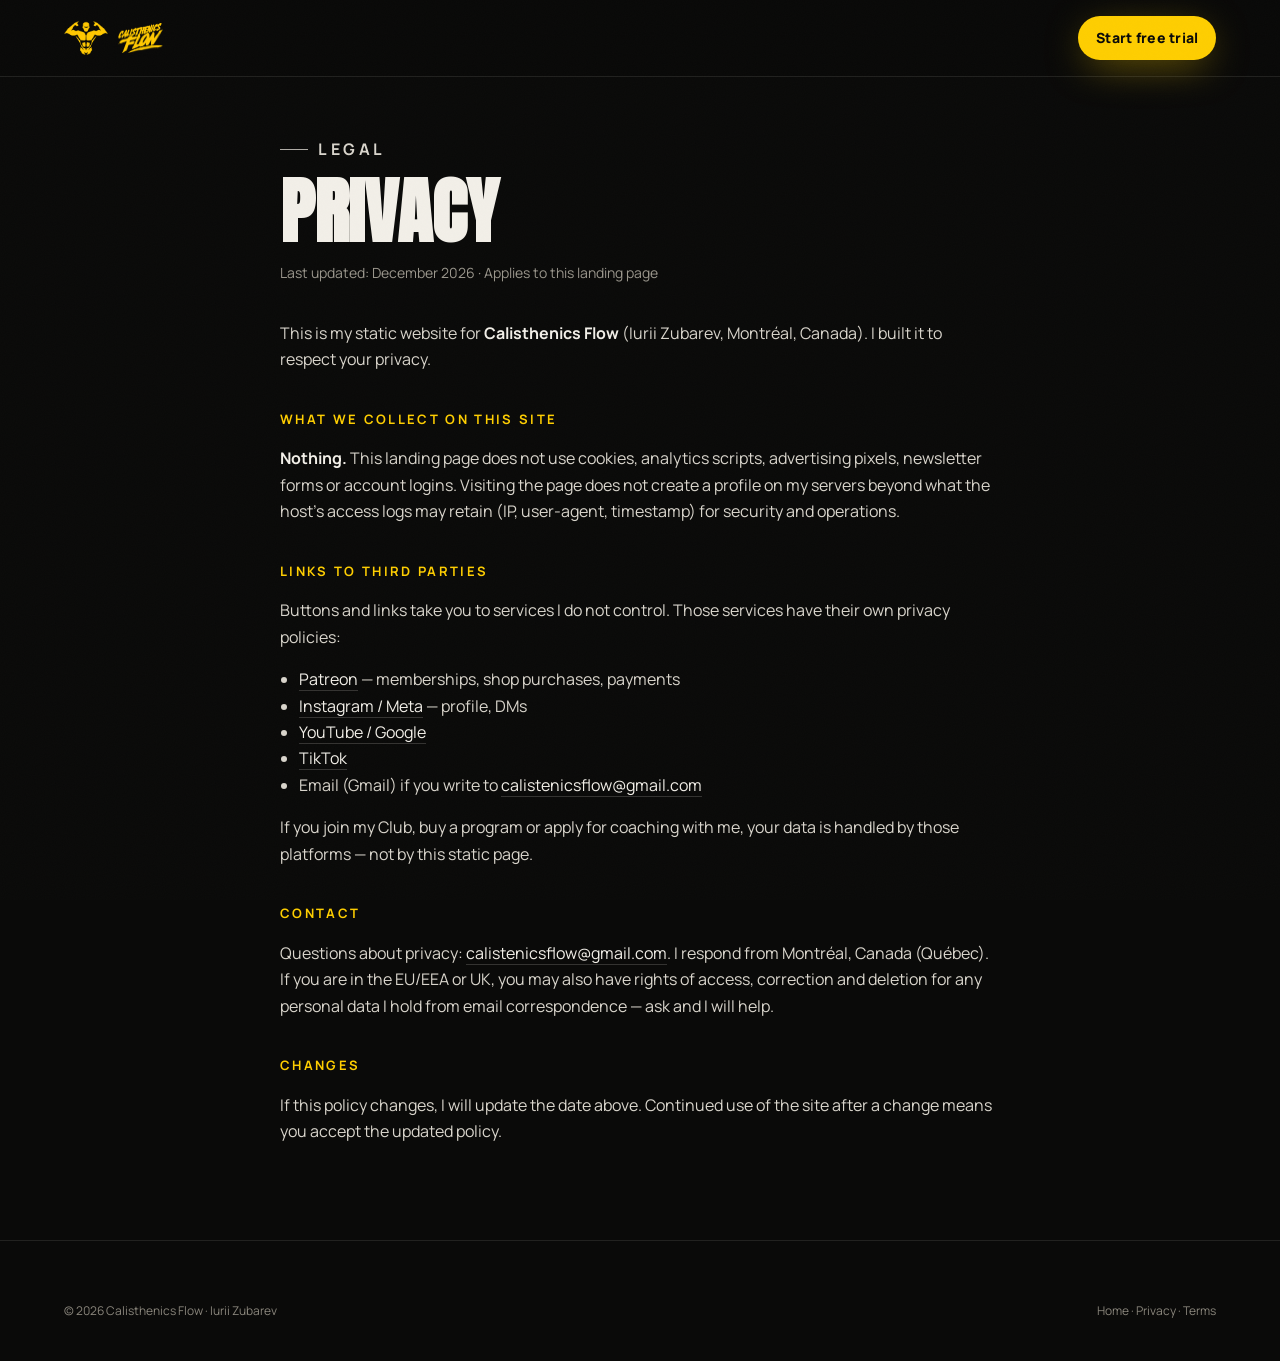
<file: privacy.html>
<!doctype html>
<html lang="en">
<head>
<meta charset="utf-8">
<meta name="viewport" content="width=device-width, initial-scale=1, viewport-fit=cover">
<title>Privacy · Calisthenics Flow</title>
<meta name="description" content="Privacy policy for the Calisthenics Flow landing page.">
<meta name="robots" content="index,follow">
<meta name="theme-color" content="#0a0a09">
<link rel="icon" type="image/png" sizes="32x32" href="assets/brand/favicon-32.png">
<link rel="preload" href="assets/fonts/Anton.woff2" as="font" type="font/woff2" crossorigin>
<link rel="preload" href="assets/fonts/Manrope-Variable.woff2" as="font" type="font/woff2" crossorigin>
<style>
@font-face{font-family:'Anton';src:url('assets/fonts/Anton.woff2') format('woff2');font-weight:400;font-style:normal;font-display:swap}
@font-face{font-family:'Instrument Serif';src:url('assets/fonts/InstrumentSerif-Italic.woff2') format('woff2');font-weight:400;font-style:italic;font-display:swap}
@font-face{font-family:'Manrope';src:url('assets/fonts/Manrope-Variable.woff2') format('woff2');font-weight:400 800;font-style:normal;font-display:swap}
</style>
<link rel="stylesheet" href="css/style.css">
<style>
.legal{padding:120px 0 80px;max-width:720px}
.legal h1{font-family:var(--f-display);text-transform:uppercase;font-size:clamp(40px,8vw,72px);line-height:.95;margin:0 0 12px}
.legal .meta{color:var(--muted);font-size:14px;margin-bottom:36px}
.legal h2{font-family:var(--f-sans);font-size:13px;letter-spacing:.18em;text-transform:uppercase;color:var(--brand);margin:36px 0 12px}
.legal p,.legal li{color:var(--bone-2);font-size:16px;line-height:1.65}
.legal ul{padding-left:1.2em}
.legal a{color:var(--bone);border-bottom:1px solid var(--line-2)}
.legal a:hover{color:var(--brand)}
.four{min-height:100svh;display:grid;place-items:center;text-align:center;padding:80px 24px}
.four h1{font-family:var(--f-display);font-size:clamp(80px,18vw,180px);line-height:.9;margin:0;color:var(--brand)}
.four p{font-size:clamp(18px,2vw,22px);color:var(--bone-2);max-width:36ch;margin:18px auto 32px}
</style>
<script>
(function(){
  var o=location.origin, path=location.pathname.replace(/[^/]+$/,'')||'/';
  if(!/\/$/.test(path)) path+='/';
  var home=o+path;
  var c=document.querySelector('link[rel="canonical"]');
  if(c) c.setAttribute('href', home + 'privacy.html');
})();
</script>
</head>
<body>
<div class="grain" aria-hidden="true"></div>
<header class="nav is-scrolled" id="nav">
  <div class="nav__in">
    <a class="brand" href="index.html" aria-label="Calisthenics Flow — home">
      <img src="assets/brand/mark.png" alt="" width="44" height="34">
      <img class="brand__word" src="assets/brand/wordmark.png" alt="Calisthenics Flow" width="44" height="30">
    </a>
    <a class="btn btn--primary btn--sm" href="index.html#club">Start free trial</a>
  </div>
</header>

<main class="wrap legal">
  <p class="eyebrow">Legal</p>
  <h1>Privacy</h1>
  <p class="meta">Last updated: <span data-month-year>October 2026</span> · Applies to this landing page</p>

  <p>This is my static website for <strong style="color:var(--bone)">Calisthenics Flow</strong> (Iurii Zubarev, Montréal, Canada). I built it to respect your privacy.</p>

  <h2>What we collect on this site</h2>
  <p><strong style="color:var(--bone)">Nothing.</strong> This landing page does not use cookies, analytics scripts, advertising pixels, newsletter forms or account logins. Visiting the page does not create a profile on my servers beyond what the host’s access logs may retain (IP, user-agent, timestamp) for security and operations.</p>

  <h2>Links to third parties</h2>
  <p>Buttons and links take you to services I do not control. Those services have their own privacy policies:</p>
  <ul>
    <li><a href="https://www.patreon.com/policy/privacy" target="_blank" rel="noopener">Patreon</a> — memberships, shop purchases, payments</li>
    <li><a href="https://privacycenter.instagram.com/policy" target="_blank" rel="noopener">Instagram / Meta</a> — profile, DMs</li>
    <li><a href="https://policies.google.com/privacy" target="_blank" rel="noopener">YouTube / Google</a></li>
    <li><a href="https://www.tiktok.com/legal/page/us/privacy-policy/en" target="_blank" rel="noopener">TikTok</a></li>
    <li>Email (Gmail) if you write to <a href="mailto:calistenicsflow@gmail.com">calistenicsflow@gmail.com</a></li>
  </ul>
  <p>If you join my Club, buy a program or apply for coaching with me, your data is handled by those platforms — not by this static page.</p>

  <h2>Contact</h2>
  <p>Questions about privacy: <a href="mailto:calistenicsflow@gmail.com">calistenicsflow@gmail.com</a>. I respond from Montréal, Canada (Québec). If you are in the EU/EEA or UK, you may also have rights of access, correction and deletion for any personal data I hold from email correspondence — ask and I will help.</p>

  <h2>Changes</h2>
  <p>If this policy changes, I will update the date above. Continued use of the site after a change means you accept the updated policy.</p>
</main>
<script>document.querySelectorAll('[data-month-year]').forEach(function(el){try{el.textContent=new Date().toLocaleString('en-US',{month:'long',year:'numeric'})}catch(e){}});</script>

<footer class="footer">
  <div class="wrap footer__bottom" style="margin-top:0;border-top:0;padding-top:0">
    <span>© <span data-year>2026</span> Calisthenics Flow · Iurii Zubarev</span>
    <span><a href="index.html">Home</a> · <a href="privacy.html">Privacy</a> · <a href="terms.html">Terms</a></span>
  </div>
</footer>
<script>document.querySelectorAll('[data-year]').forEach(function(el){el.textContent=new Date().getFullYear()});</script>
</body>
</html>
</file>
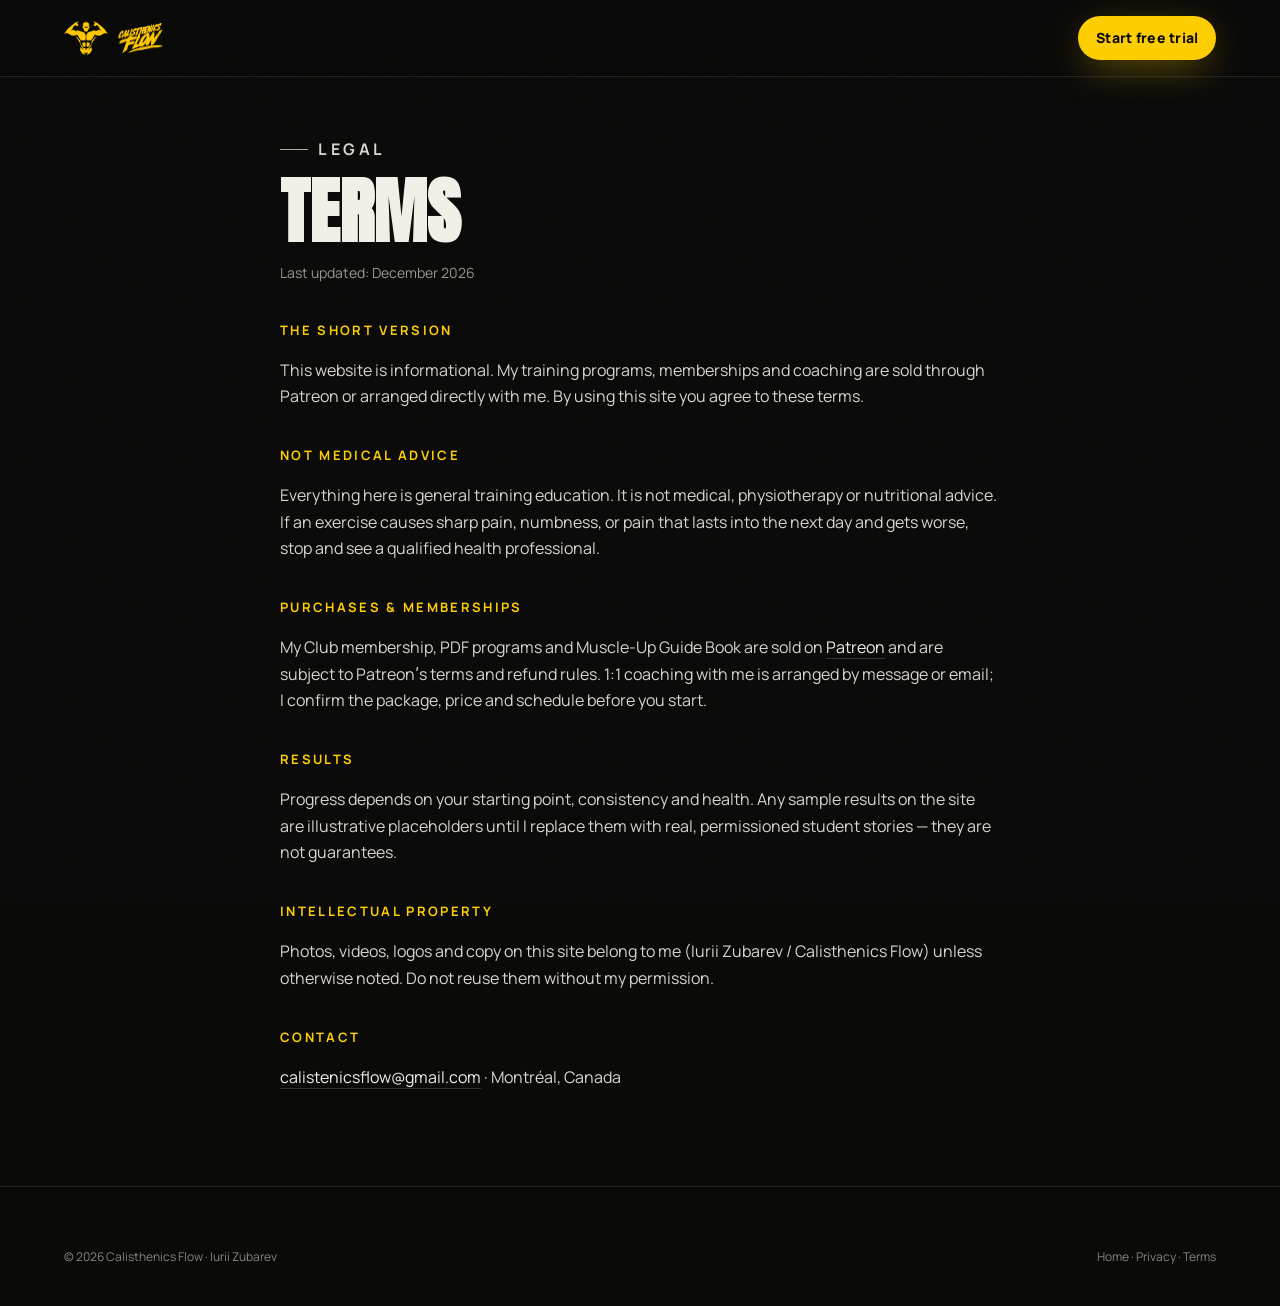
<file: terms.html>
<!doctype html>
<html lang="en">
<head>
<meta charset="utf-8">
<meta name="viewport" content="width=device-width, initial-scale=1, viewport-fit=cover">
<title>Terms · Calisthenics Flow</title>
<meta name="description" content="Terms of use for the Calisthenics Flow landing page.">
<meta name="robots" content="index,follow">
<meta name="theme-color" content="#0a0a09">
<link rel="icon" type="image/png" sizes="32x32" href="assets/brand/favicon-32.png">
<link rel="preload" href="assets/fonts/Anton.woff2" as="font" type="font/woff2" crossorigin>
<link rel="preload" href="assets/fonts/Manrope-Variable.woff2" as="font" type="font/woff2" crossorigin>
<style>
@font-face{font-family:'Anton';src:url('assets/fonts/Anton.woff2') format('woff2');font-weight:400;font-style:normal;font-display:swap}
@font-face{font-family:'Instrument Serif';src:url('assets/fonts/InstrumentSerif-Italic.woff2') format('woff2');font-weight:400;font-style:italic;font-display:swap}
@font-face{font-family:'Manrope';src:url('assets/fonts/Manrope-Variable.woff2') format('woff2');font-weight:400 800;font-style:normal;font-display:swap}
</style>
<link rel="stylesheet" href="css/style.css">
<style>
.legal{padding:120px 0 80px;max-width:720px}
.legal h1{font-family:var(--f-display);text-transform:uppercase;font-size:clamp(40px,8vw,72px);line-height:.95;margin:0 0 12px}
.legal .meta{color:var(--muted);font-size:14px;margin-bottom:36px}
.legal h2{font-family:var(--f-sans);font-size:13px;letter-spacing:.18em;text-transform:uppercase;color:var(--brand);margin:36px 0 12px}
.legal p,.legal li{color:var(--bone-2);font-size:16px;line-height:1.65}
.legal ul{padding-left:1.2em}
.legal a{color:var(--bone);border-bottom:1px solid var(--line-2)}
.legal a:hover{color:var(--brand)}
.four{min-height:100svh;display:grid;place-items:center;text-align:center;padding:80px 24px}
.four h1{font-family:var(--f-display);font-size:clamp(80px,18vw,180px);line-height:.9;margin:0;color:var(--brand)}
.four p{font-size:clamp(18px,2vw,22px);color:var(--bone-2);max-width:36ch;margin:18px auto 32px}
</style>
<script>
(function(){
  var o=location.origin, path=location.pathname.replace(/[^/]+$/,'')||'/';
  if(!/\/$/.test(path)) path+='/';
  var home=o+path;
  var c=document.querySelector('link[rel="canonical"]');
  if(c) c.setAttribute('href', home + 'terms.html');
})();
</script>
</head>
<body>
<div class="grain" aria-hidden="true"></div>
<header class="nav is-scrolled" id="nav">
  <div class="nav__in">
    <a class="brand" href="index.html" aria-label="Calisthenics Flow — home">
      <img src="assets/brand/mark.png" alt="" width="44" height="34">
      <img class="brand__word" src="assets/brand/wordmark.png" alt="Calisthenics Flow" width="44" height="30">
    </a>
    <a class="btn btn--primary btn--sm" href="index.html#club">Start free trial</a>
  </div>
</header>

<main class="wrap legal">
  <p class="eyebrow">Legal</p>
  <h1>Terms</h1>
  <p class="meta">Last updated: <span data-month-year>October 2026</span></p>

  <h2>The short version</h2>
  <p>This website is informational. My training programs, memberships and coaching are sold through Patreon or arranged directly with me. By using this site you agree to these terms.</p>

  <h2>Not medical advice</h2>
  <p>Everything here is general training education. It is not medical, physiotherapy or nutritional advice. If an exercise causes sharp pain, numbness, or pain that lasts into the next day and gets worse, stop and see a qualified health professional.</p>

  <h2>Purchases &amp; memberships</h2>
  <p>My Club membership, PDF programs and Muscle-Up Guide Book are sold on <a href="https://www.patreon.com/CalisthenicsFlow" target="_blank" rel="noopener">Patreon</a> and are subject to Patreonʹs terms and refund rules. 1:1 coaching with me is arranged by message or email; I confirm the package, price and schedule before you start.</p>

  <h2>Results</h2>
  <p>Progress depends on your starting point, consistency and health. Any sample results on the site are illustrative placeholders until I replace them with real, permissioned student stories — they are not guarantees.</p>

  <h2>Intellectual property</h2>
  <p>Photos, videos, logos and copy on this site belong to me (Iurii Zubarev / Calisthenics Flow) unless otherwise noted. Do not reuse them without my permission.</p>

  <h2>Contact</h2>
  <p><a href="mailto:calistenicsflow@gmail.com">calistenicsflow@gmail.com</a> · Montréal, Canada</p>
</main>
<script>document.querySelectorAll('[data-month-year]').forEach(function(el){try{el.textContent=new Date().toLocaleString('en-US',{month:'long',year:'numeric'})}catch(e){}});</script>

<footer class="footer">
  <div class="wrap footer__bottom" style="margin-top:0;border-top:0;padding-top:0">
    <span>© <span data-year>2026</span> Calisthenics Flow · Iurii Zubarev</span>
    <span><a href="index.html">Home</a> · <a href="privacy.html">Privacy</a> · <a href="terms.html">Terms</a></span>
  </div>
</footer>
<script>document.querySelectorAll('[data-year]').forEach(function(el){el.textContent=new Date().getFullYear()});</script>
</body>
</html>
</file>
<file: css/style.css>
/* =========================================================
   Calisthenics Flow — Iurii Zubarev · Landing
   Palette pulled from the Calisthenics Flow logo (#FECE00 on near-black)
   ========================================================= */
:root{
  --ink:#0a0a09; --ink-2:#111110; --ink-3:#181816;
  --bone:#f2efe8; --bone-2:#d9d5cc; --muted:#9a968c; --dim:#8a867c;
  --brand:#fece00; --brand-2:#ffdd4a; --gold:#e0a63b;
  --line:rgba(242,239,232,.10); --line-2:rgba(242,239,232,.18);
  --f-display:'Anton', 'Oswald', Impact, sans-serif;
  --f-serif:'Instrument Serif', 'Times New Roman', serif;
  --f-sans:'Manrope', system-ui, -apple-system, 'Segoe UI', Roboto, sans-serif;
  --pad:clamp(20px,5vw,72px);
  --maxw:1320px;
  --r:18px;
  --ease:cubic-bezier(.22,1,.36,1);
}
*,*::before,*::after{box-sizing:border-box}
html{-webkit-text-size-adjust:100%;scroll-behavior:auto}
html.lenis,html.lenis body{height:auto}
.lenis.lenis-smooth{scroll-behavior:auto!important}
body{margin:0;background:var(--ink);color:var(--bone);font-family:var(--f-sans);font-size:16px;line-height:1.6;
  -webkit-font-smoothing:antialiased;-moz-osx-font-smoothing:grayscale;overflow-x:hidden}
img,video{display:block;max-width:100%}
a{color:inherit;text-decoration:none}
button{font:inherit;color:inherit;background:none;border:0;cursor:pointer}
::selection{background:var(--brand);color:var(--ink)}
:focus-visible{outline:2px solid var(--brand);outline-offset:3px;border-radius:6px}
.sr-only{position:absolute;width:1px;height:1px;padding:0;margin:-1px;overflow:hidden;clip:rect(0,0,0,0);border:0}
.skip{position:fixed;left:12px;top:-60px;z-index:200;background:var(--brand);color:var(--ink);padding:10px 16px;border-radius:10px;font-weight:700}
.skip:focus{top:12px}

/* grain + vignette */
.grain{pointer-events:none;position:fixed;inset:0;z-index:90;opacity:.035;
  background-image:url("data:image/svg+xml,%3Csvg xmlns='http://www.w3.org/2000/svg' width='160' height='160'%3E%3Cfilter id='n'%3E%3CfeTurbulence type='fractalNoise' baseFrequency='.9' numOctaves='2' stitchTiles='stitch'/%3E%3C/filter%3E%3Crect width='100%25' height='100%25' filter='url(%23n)' opacity='.55'/%3E%3C/svg%3E");
  background-size:160px 160px}

/* layout helpers */
.wrap{width:100%;max-width:var(--maxw);margin:0 auto;padding:0 var(--pad)}
section{position:relative}
.eyebrow{display:inline-flex;align-items:center;gap:10px;font-family:var(--f-sans);font-weight:700;font-size:12px;letter-spacing:.22em;text-transform:uppercase;color:var(--brand)}
.eyebrow::before{content:"";width:28px;height:1px;background:currentColor;opacity:.8}
.h-display{font-family:var(--f-display);font-weight:400;text-transform:uppercase;line-height:.92;letter-spacing:.005em;margin:0}
.h-xl{font-size:clamp(56px,11.5vw,188px)}
.h-lg{font-size:clamp(44px,7.4vw,112px)}
.h-md{font-size:clamp(34px,4.6vw,68px)}
.serif{font-family:var(--f-serif);font-style:italic;font-weight:400;text-transform:none;letter-spacing:0}
.y{color:var(--brand)}
.muted{color:var(--muted)}
.lead{font-size:clamp(17px,1.5vw,20px);line-height:1.6;color:var(--bone-2);max-width:60ch}
.line-mask{display:block;overflow:hidden;padding-bottom:.04em;margin-bottom:-.04em}
.line-mask>span{display:inline-block;will-change:transform}

/* buttons */
.btn{--bg:var(--brand);--fg:var(--ink);position:relative;display:inline-flex;align-items:center;justify-content:center;gap:12px;
  min-height:56px;padding:0 28px;border-radius:999px;background:var(--bg);color:var(--fg);font-weight:800;font-size:15px;letter-spacing:.02em;
  overflow:hidden;isolation:isolate;transition:transform .5s var(--ease),box-shadow .5s var(--ease);will-change:transform;white-space:nowrap}
.btn::before{content:"";position:absolute;inset:0;z-index:-1;background:var(--bone);transform:translateY(101%);border-radius:inherit;transition:transform .55s var(--ease)}
.btn:hover::before{transform:translateY(0)}
.btn .arr{display:inline-grid;place-items:center;width:28px;height:28px;border-radius:50%;background:var(--ink);color:var(--brand);transition:transform .5s var(--ease)}
.btn:hover .arr{transform:rotate(-45deg)}
.btn--primary{box-shadow:0 10px 40px -10px rgba(254,206,0,.55)}
.btn--primary:hover{box-shadow:0 18px 60px -12px rgba(254,206,0,.75)}
.btn--ghost{--bg:transparent;--fg:var(--bone);border:1px solid var(--line-2)}
.btn--ghost::before{background:var(--bone)}
.btn--ghost:hover{color:var(--ink)}
.btn--dark{--bg:var(--ink);--fg:var(--bone)}
.btn--dark .arr{background:var(--brand);color:var(--ink)}
.btn--dark::before{background:#000}
.btn--sm{min-height:44px;padding:0 18px;font-size:14px}
.btn-row{display:flex;flex-wrap:wrap;gap:12px;align-items:center}

/* preloader */
.loader{position:fixed;inset:0;z-index:150;background:var(--ink);display:grid;place-items:center}
.loader__mark{width:84px;opacity:0;transform:scale(.9)}
.loader__bar{position:absolute;left:0;bottom:0;height:3px;width:100%;background:var(--brand);transform-origin:left;transform:scaleX(0)}
.no-js .loader,.reduced .loader{display:none}

/* nav */
.nav{position:fixed;inset:0 0 auto 0;z-index:80;transition:transform .6s var(--ease),background .4s,backdrop-filter .4s}
.nav__in{display:flex;align-items:center;justify-content:space-between;gap:20px;height:76px;max-width:var(--maxw);margin:0 auto;padding:0 var(--pad)}
.nav.is-scrolled{background:rgba(10,10,9,.72);backdrop-filter:blur(14px) saturate(140%);-webkit-backdrop-filter:blur(14px) saturate(140%);border-bottom:1px solid var(--line)}
.nav.is-hidden{transform:translateY(-100%)}
.brand{display:flex;align-items:center;gap:10px}
.brand img{height:34px;width:auto}
.brand__word{height:30px!important}
.nav__links{display:none;gap:30px;font-size:14px;font-weight:600;color:var(--bone-2)}
.nav__links a{position:relative;padding:6px 0}
.nav__links a::after{content:"";position:absolute;left:0;bottom:0;width:100%;height:1px;background:var(--brand);transform:scaleX(0);transform-origin:right;transition:transform .5s var(--ease)}
.nav__links a:hover{color:var(--bone)}
.nav__links a:hover::after{transform:scaleX(1);transform-origin:left}
.nav__cta{display:none}
.burger{width:46px;height:46px;border-radius:50%;border:1px solid var(--line-2);display:grid;place-items:center}
.burger span{display:block;width:18px;height:1.5px;background:var(--bone);position:relative;transition:transform .4s var(--ease)}
.burger span::before,.burger span::after{content:"";position:absolute;left:0;width:18px;height:1.5px;background:var(--bone);transition:transform .4s var(--ease),top .4s var(--ease)}
.burger span::before{top:-6px}.burger span::after{top:6px}
.menu-open .burger span{background:transparent}
.menu-open .burger span::before{top:0;transform:rotate(45deg)}
.menu-open .burger span::after{top:0;transform:rotate(-45deg)}
.mmenu{position:fixed;inset:0;z-index:70;background:var(--ink);padding:110px var(--pad) 40px;display:flex;flex-direction:column;justify-content:space-between;
  clip-path:inset(0 0 100% 0);transition:clip-path .8s var(--ease);visibility:hidden}
.menu-open .mmenu{clip-path:inset(0 0 0 0);visibility:visible}
.mmenu nav{display:flex;flex-direction:column;gap:6px}
.mmenu nav a{font-family:var(--f-display);text-transform:uppercase;font-size:clamp(44px,12vw,80px);line-height:1.02}
.mmenu nav a span{color:var(--brand);font-family:var(--f-sans);font-size:12px;vertical-align:top;margin-right:10px;letter-spacing:.1em}
.mmenu .socials{margin-top:30px}
@media (min-width:1000px){.nav__links,.nav__cta{display:flex}.burger{display:none}}

/* hero */
.hero{min-height:100svh;display:flex;align-items:flex-end;overflow:hidden;padding:110px 0 clamp(36px,6vh,72px)}
.hero__media{position:absolute;inset:0;z-index:0}
.hero__img{position:absolute;inset:-6% 0 0 0;height:112%;width:100%;object-fit:cover;object-position:62% 20%;filter:contrast(1.06)}
.hero__shade{position:absolute;inset:0;background:
  linear-gradient(180deg,rgba(10,10,9,.35) 0%,rgba(10,10,9,0) 30%,rgba(10,10,9,.55) 58%,var(--ink) 92%),
  radial-gradient(120% 70% at 70% 30%,transparent 40%,rgba(10,10,9,.6) 100%)}
.hero__glow{position:absolute;width:60vmax;height:60vmax;left:50%;top:40%;transform:translate(-50%,-50%);border-radius:50%;
  background:radial-gradient(circle,rgba(254,206,0,.16) 0%,rgba(254,206,0,0) 60%);mix-blend-mode:screen;pointer-events:none;z-index:1}
.hero .wrap{position:relative;z-index:2}
.hero__eyebrow{margin-bottom:22px}
.hero h1{font-size:clamp(64px,15.5vw,210px)}
.hero h1 .y{display:inline-block}
.hero__sub{margin:22px 0 30px;max-width:34ch;font-size:clamp(18px,2vw,24px);line-height:1.45;color:var(--bone-2)}
.hero__sub em{font-family:var(--f-serif);font-size:1.22em;color:var(--bone);font-style:italic}
.trust{display:flex;flex-wrap:wrap;gap:10px 22px;margin-top:34px;padding-top:22px;border-top:1px solid var(--line);font-size:13px;color:var(--muted);font-weight:600;letter-spacing:.04em}
.trust b{color:var(--bone);font-weight:800}
.trust .dot{width:5px;height:5px;border-radius:50%;background:var(--brand);align-self:center}
.hero__side{display:none}
.scroll-cue{position:absolute;right:var(--pad);bottom:clamp(36px,6vh,72px);z-index:3;display:none;align-items:center;gap:12px;font-size:11px;letter-spacing:.24em;text-transform:uppercase;color:var(--muted)}
.scroll-cue i{display:block;width:1px;height:56px;background:linear-gradient(var(--brand),transparent);animation:cue 2s var(--ease) infinite;transform-origin:top}
@keyframes cue{0%{transform:scaleY(0)}50%{transform:scaleY(1)}100%{transform:scaleY(1);opacity:0}}
@media (min-width:900px){
  .hero{align-items:center}
  .hero__img{left:34%;width:66%;object-position:50% 42%}
  .hero__shade{background:
    linear-gradient(90deg,var(--ink) 30%,rgba(10,10,9,.6) 46%,rgba(10,10,9,0) 64%),
    linear-gradient(180deg,rgba(10,10,9,.5) 0%,rgba(10,10,9,0) 25%,rgba(10,10,9,0) 70%,var(--ink) 100%)}
  .hero__glow{left:62%;top:38%}
  .hero__side{display:block;position:absolute;left:calc(var(--pad) * .4);top:50%;transform:translateY(-50%) rotate(180deg);writing-mode:vertical-rl;font-size:11px;letter-spacing:.3em;text-transform:uppercase;color:var(--dim);z-index:3}
  .scroll-cue{display:flex}
}

/* marquee */
.marquee{border-block:1px solid var(--line);overflow:hidden;padding:22px 0;background:var(--ink)}
.marquee__track{display:flex;width:max-content;gap:0;will-change:transform}
.marquee__item{display:flex;align-items:center;font-family:var(--f-display);text-transform:uppercase;font-size:clamp(28px,4vw,52px);line-height:1;padding-right:36px;gap:36px;color:var(--bone)}
.marquee__item:nth-child(even){color:transparent;-webkit-text-stroke:1px rgba(242,239,232,.45)}
.marquee__item svg{width:22px;height:22px;flex:none;color:var(--brand)}
.marquee--y{background:var(--brand);border:0;transform:rotate(-2deg);margin:-14px -10px 0;position:relative;z-index:3}
.marquee--y .marquee__item{color:var(--ink)}
.marquee--y .marquee__item:nth-child(even){-webkit-text-stroke:1px rgba(10,10,9,.6)}
.marquee--y svg{color:var(--ink)}

/* manifesto */
.manifesto{padding:clamp(100px,16vw,200px) 0 clamp(70px,10vw,130px)}
.manifesto__text{font-family:var(--f-display);text-transform:uppercase;font-size:clamp(36px,6.2vw,96px);line-height:1.02;margin:22px 0 0;max-width:16ch}
.manifesto__text .w{opacity:.14;transition:opacity .2s}
.no-anim .manifesto__text .w{opacity:1}
.manifesto__sig{margin-top:30px;font-family:var(--f-serif);font-style:italic;font-size:22px;color:var(--muted)}

/* stats */
.stats{display:grid;grid-template-columns:1fr 1fr;border-top:1px solid var(--line)}
.stat{padding:34px 18px 34px 0;border-bottom:1px solid var(--line)}
.stat:nth-child(odd){border-right:1px solid var(--line)}
.stat:nth-child(even){padding-left:18px}
.stat__num{font-family:var(--f-display);font-size:clamp(56px,8vw,120px);line-height:.9;color:var(--bone);display:flex;align-items:baseline}
.stat__num small{font-size:.42em;color:var(--brand);margin-left:4px}
.stat__num small:first-child{margin-left:0;margin-right:2px;font-size:.38em;align-self:flex-start;margin-top:.18em}
.stat__label{margin-top:12px;font-size:14px;color:var(--muted);max-width:24ch}
@media (min-width:900px){.stats{grid-template-columns:repeat(4,1fr)}.stat{padding:44px 26px!important;border-right:1px solid var(--line)}.stat:last-child{border-right:0}.stat:first-child{padding-left:0!important}}

/* reel / showreel */
.reel{padding:clamp(80px,12vw,160px) 0;overflow:hidden}
.reel__grid{display:grid;gap:48px;align-items:center}
.phone{position:relative;width:min(78vw,360px);aspect-ratio:9/16;margin:0 auto;border-radius:38px;padding:10px;background:linear-gradient(145deg,#2a2a27,#0d0d0c);box-shadow:0 60px 120px -40px rgba(0,0,0,.9),0 0 0 1px rgba(255,255,255,.06) inset}
.phone video,.phone img{width:100%;height:100%;object-fit:cover;border-radius:30px;background:#000}
.phone__badge{position:absolute;left:22px;top:22px;display:flex;align-items:center;gap:8px;background:rgba(10,10,9,.88);padding:6px 12px;border-radius:99px;font-size:11px;font-weight:700;letter-spacing:.12em;text-transform:uppercase}
.phone__badge i{width:7px;height:7px;border-radius:50%;background:#ff3b30;animation:pulse 1.6s infinite}
@keyframes pulse{50%{opacity:.25}}
.reel__orbit{position:absolute;inset:-14%;border:1px dashed rgba(254,206,0,.25);border-radius:50%;pointer-events:none;animation:spin 40s linear infinite}
@keyframes spin{to{transform:rotate(360deg)}}
.play{display:inline-flex;align-items:center;gap:16px;margin-top:30px;font-weight:700}
.play__ic{width:64px;height:64px;border-radius:50%;background:var(--brand);color:var(--ink);display:grid;place-items:center;position:relative}
.play__ic::after{content:"";position:absolute;inset:-8px;border-radius:50%;border:1px solid rgba(254,206,0,.4);animation:ring 2.2s var(--ease) infinite}
@keyframes ring{0%{transform:scale(.85);opacity:1}100%{transform:scale(1.35);opacity:0}}
.play small{display:block;color:var(--muted);font-weight:500;font-size:13px}
@media (min-width:900px){.reel__grid{grid-template-columns:1fr 1fr;gap:80px}.phone{margin:0}}

/* club */
.club{padding:clamp(90px,12vw,170px) 0;background:
  radial-gradient(80% 50% at 85% 0%,rgba(254,206,0,.08),transparent 60%),var(--ink-2)}
.club__head{display:grid;gap:28px;margin-bottom:clamp(40px,6vw,80px)}
.club__head h2 .serif{display:block;font-size:.5em;color:var(--bone-2);margin-top:.25em;line-height:1.1}
@media (min-width:1000px){.club__head{grid-template-columns:1.2fr 1fr;align-items:end}}
.club__grid{display:grid;gap:22px}
@media (min-width:1000px){.club__grid{grid-template-columns:1.05fr .95fr;gap:28px}}
.card{position:relative;border:1px solid var(--line);border-radius:var(--r);background:rgba(255,255,255,.02);overflow:hidden}
.week{padding:clamp(22px,3vw,36px)}
.week h3,.card h3{font-family:var(--f-sans);font-weight:800;font-size:13px;letter-spacing:.2em;text-transform:uppercase;color:var(--muted);margin:0 0 18px}
.week ol{list-style:none;margin:0;padding:0}
.week li{display:grid;grid-template-columns:62px 1fr auto;align-items:center;gap:14px;padding:15px 0;border-top:1px solid var(--line);font-size:15px}
.week li b{font-family:var(--f-display);font-weight:400;font-size:20px;letter-spacing:.04em;color:var(--dim)}
.week li.is-work b{color:var(--brand)}
.week li .tag{font-size:11px;font-weight:800;letter-spacing:.12em;text-transform:uppercase;padding:5px 10px;border-radius:99px;border:1px solid var(--line-2);color:var(--muted)}
.week li.is-work .tag{background:var(--brand);border-color:var(--brand);color:var(--ink)}
.block{margin-top:22px;display:flex;flex-wrap:wrap;gap:8px;align-items:center;font-size:13px;color:var(--muted)}
.block span{padding:6px 12px;border-radius:99px;border:1px solid var(--line)}
.price{display:flex;flex-direction:column}
.price__img{position:relative;aspect-ratio:4/3.2;overflow:hidden}
.price__img img{width:100%;height:118%;object-fit:cover;object-position:50% 30%}
.price__img img.img-left{object-position:0% 30%}
.price__img::after{content:"";position:absolute;inset:0;background:linear-gradient(180deg,rgba(10,10,9,0) 40%,rgba(17,17,16,1) 100%)}
.price__tag{position:absolute;left:22px;top:22px;z-index:2;background:var(--brand);color:var(--ink);font-weight:800;font-size:12px;letter-spacing:.12em;text-transform:uppercase;padding:8px 14px;border-radius:99px}
.price__body{padding:0 clamp(22px,3vw,36px) clamp(22px,3vw,36px);margin-top:-60px;position:relative;z-index:2}
.price__name{font-family:var(--f-display);text-transform:uppercase;font-size:clamp(30px,3.4vw,44px);line-height:1}
.price__amt{display:flex;align-items:baseline;gap:8px;margin:14px 0 4px}
.price__amt b{font-family:var(--f-display);font-weight:400;font-size:clamp(64px,7vw,96px);line-height:.9;color:var(--brand)}
.price__amt span{color:var(--muted);font-weight:600}
.price__note{font-size:14px;color:var(--muted);margin:0 0 22px}
.checks{list-style:none;margin:0 0 26px;padding:0;display:grid;gap:11px}
.checks li{display:grid;grid-template-columns:22px 1fr;gap:12px;font-size:15px;color:var(--bone-2);line-height:1.45}
.checks svg{width:20px;height:20px;color:var(--brand);margin-top:1px}
.price .btn{width:100%}
.price__alt{display:block;text-align:center;margin-top:14px;font-size:14px;color:var(--muted)}
.price__alt a{color:var(--bone);border-bottom:1px solid var(--line-2)}
.compare{display:grid;gap:22px;margin-top:22px}
@media (min-width:800px){.compare{grid-template-columns:1fr 1fr 1fr}}
.compare .card{padding:28px}
.compare .card p{margin:0;color:var(--bone-2);font-size:15px}
.compare .card.is-hl{border-color:rgba(254,206,0,.45);background:linear-gradient(160deg,rgba(254,206,0,.10),rgba(254,206,0,0) 60%)}
.compare .k{font-family:var(--f-display);text-transform:uppercase;font-size:28px;margin-bottom:10px;display:block}

/* programs */
.programs{padding:clamp(90px,12vw,170px) 0}
.sec-head{display:grid;gap:22px;margin-bottom:clamp(36px,5vw,70px)}
@media (min-width:1000px){.sec-head{grid-template-columns:1.3fr 1fr;align-items:end}}
.prod-feature{display:grid;border-radius:var(--r);overflow:hidden;border:1px solid var(--line);background:var(--ink-2)}
@media (min-width:900px){.prod-feature{grid-template-columns:1fr 1fr}}
.prod-feature__img{position:relative;min-height:380px;overflow:hidden;background:#0c2c4a}
.prod-feature__img img{position:absolute;inset:-8% 0;width:100%;height:116%;object-fit:cover;object-position:50% 25%}
.prod-feature__body{padding:clamp(26px,4vw,56px);display:flex;flex-direction:column;justify-content:center}
.pill{display:inline-flex;align-self:flex-start;align-items:center;gap:8px;font-size:12px;font-weight:800;letter-spacing:.14em;text-transform:uppercase;color:var(--brand);border:1px solid rgba(254,206,0,.4);padding:6px 12px;border-radius:99px;margin-bottom:18px}
.prod-feature h3{font-family:var(--f-display);font-weight:400;text-transform:uppercase;font-size:clamp(40px,5vw,72px);line-height:.95;margin:0 0 16px}
.prod-feature p{color:var(--bone-2);margin:0 0 18px}
.prod-meta{display:flex;align-items:center;gap:22px;margin:8px 0 26px}
.prod-meta b{font-family:var(--f-display);font-weight:400;font-size:56px;line-height:1;color:var(--brand)}
.prod-meta span{font-size:13px;color:var(--muted);line-height:1.4}
.plans{display:grid;gap:14px;margin-top:22px;grid-template-columns:1fr}
@media (min-width:640px){.plans{grid-template-columns:1fr 1fr}}
@media (min-width:1100px){.plans{grid-template-columns:repeat(5,1fr)}}
.plan{position:relative;display:flex;flex-direction:column;justify-content:space-between;gap:28px;padding:24px;border:1px solid var(--line);border-radius:var(--r);background:rgba(255,255,255,.02);min-height:230px;
  transition:transform .6s var(--ease),border-color .4s,background .4s;overflow:hidden}
.plan::after{content:"";position:absolute;inset:auto -30% -60% auto;width:200px;height:200px;border-radius:50%;background:radial-gradient(circle,rgba(254,206,0,.22),transparent 65%);opacity:0;transition:opacity .5s}
.plan:hover{transform:translateY(-6px);border-color:rgba(254,206,0,.45);background:rgba(254,206,0,.04)}
.plan:hover::after{opacity:1}
.plan__lvl{font-size:11px;font-weight:800;letter-spacing:.16em;text-transform:uppercase;color:var(--muted)}
.plan__name{font-family:var(--f-display);text-transform:uppercase;font-size:30px;line-height:1;margin-top:10px}
.plan__name em{display:block;font-style:normal;color:var(--brand)}
.plan__foot{display:flex;align-items:center;justify-content:space-between;gap:10px}
.plan__price{font-family:var(--f-display);font-size:34px;line-height:1}
.plan__go{width:44px;height:44px;border-radius:50%;display:grid;place-items:center;border:1px solid var(--line-2);transition:background .4s,color .4s,transform .5s var(--ease)}
.plan:hover .plan__go{background:var(--brand);color:var(--ink);border-color:var(--brand);transform:rotate(-45deg)}
.fine{font-size:13px;color:var(--dim);margin-top:18px}
.upsell{margin-top:22px;display:flex;flex-wrap:wrap;gap:16px;align-items:center;justify-content:space-between;padding:22px 26px;border-radius:var(--r);background:var(--brand);color:var(--ink)}
.upsell p{margin:0;font-weight:700;font-size:17px}
.upsell p span{font-family:var(--f-serif);font-style:italic;font-weight:400;font-size:1.25em}

/* coaching */
.coach{padding:0 0 clamp(90px,12vw,170px)}
.coach__card{position:relative;border-radius:calc(var(--r) + 8px);overflow:hidden;min-height:620px;display:flex;align-items:flex-end}
.coach__bg{position:absolute;inset:-10% 0;height:120%;width:100%;object-fit:cover;object-position:50% 35%}
/* Desktop: place the photo in the right two-thirds so the full straddle (both legs + feet) sits beside the copy,
   with a soft mask so its edges melt into the dark card. */
@media (min-width:1000px){
  .coach__card{background:var(--ink)}
  .coach__bg{inset:auto;left:25%;top:-7%;width:92%;height:auto;aspect-ratio:2000/1860;
    -webkit-mask-image:radial-gradient(ellipse 62% 60% at 47% 50%,#000 62%,transparent 100%);
            mask-image:radial-gradient(ellipse 62% 60% at 47% 50%,#000 62%,transparent 100%)}
  .coach__card::before{background:linear-gradient(90deg,rgba(10,10,9,.9) 0%,rgba(10,10,9,.7) 30%,rgba(10,10,9,.12) 52%,rgba(10,10,9,0) 100%),
    linear-gradient(180deg,rgba(10,10,9,0) 55%,rgba(10,10,9,.75) 100%)!important}
}
@media (min-width:1000px) and (max-width:1279px){.coach__bg{left:33%;width:84%;top:-9%}}
@media (min-width:1280px) and (max-width:1379px){.coach__bg{left:30%;width:88%;top:-8%}}
.coach__card::before{content:"";position:absolute;inset:0;z-index:1;background:linear-gradient(180deg,rgba(10,10,9,.15) 0%,rgba(10,10,9,.55) 45%,rgba(10,10,9,.96) 100%)}
.coach__body{position:relative;z-index:2;padding:clamp(26px,5vw,72px);width:100%;display:grid;gap:34px}
@media (min-width:1000px){.coach__body{grid-template-columns:1.1fr 1fr;align-items:end}.coach__card::before{background:linear-gradient(90deg,rgba(10,10,9,.92) 0%,rgba(10,10,9,.6) 50%,rgba(10,10,9,.2) 100%)}}
.steps{list-style:none;margin:0;padding:0;display:grid;gap:12px;counter-reset:s}
.steps li{counter-increment:s;display:grid;grid-template-columns:44px 1fr;gap:14px;align-items:start;padding:16px 18px;border-radius:14px;background:rgba(10,10,9,.82);border:1px solid var(--line)}
.steps li::before{content:"0" counter(s);font-family:var(--f-display);font-size:26px;color:var(--brand);line-height:1}
.steps b{display:block;font-size:16px}
.steps span{font-size:14px;color:var(--muted)}

/* about */
.about{padding:clamp(90px,12vw,170px) 0;background:var(--ink-2);overflow:hidden}
.about__grid{display:grid;gap:50px}
@media (min-width:1000px){.about__grid{grid-template-columns:1fr 1fr;gap:90px;align-items:center}}
.about__photos{position:relative;aspect-ratio:100/131;max-width:620px}
.about__photos figure{margin:0;position:absolute;overflow:hidden;border-radius:var(--r);background:#0b1a2a}
.about__photos figure img{position:absolute;left:0;top:-10%;width:100%;height:120%;object-fit:cover}
.ph-a{left:0;top:0;width:72%;aspect-ratio:3/4}
.ph-a img{object-position:50% 30%}
.ph-b{right:0;bottom:0;width:42%;aspect-ratio:9/14;border:6px solid var(--ink-2)}
.ph-b img{object-position:50% 40%}
.about__badge{position:absolute;left:84%;top:19%;z-index:3;width:120px;height:120px;transform:translate(-50%,-50%)}
.about__badge svg{width:100%;height:100%;animation:spin 18s linear infinite}
.about__badge img{position:absolute;inset:32%;width:36%}
.about p{color:var(--bone-2);font-size:clamp(16px,1.3vw,18px);margin:0 0 18px;max-width:58ch}
.about .big{font-size:clamp(20px,1.9vw,26px);color:var(--bone);line-height:1.45}
.about .big em{font-family:var(--f-serif);color:var(--brand);font-size:1.15em}
.facts{display:grid;grid-template-columns:1fr 1fr;gap:1px;background:var(--line);border:1px solid var(--line);border-radius:14px;overflow:hidden;margin:30px 0}
.facts div{background:var(--ink-2);padding:18px}
.facts b{display:block;font-family:var(--f-display);font-weight:400;font-size:22px;text-transform:uppercase;letter-spacing:.02em}
.facts span{font-size:13px;color:var(--muted)}
.sig{font-family:var(--f-serif);font-style:italic;font-size:30px;color:var(--bone)}

/* gallery (horizontal) */
.gallery{padding:clamp(80px,10vw,140px) 0;overflow:hidden}
.gallery__head{display:flex;flex-wrap:wrap;justify-content:space-between;align-items:end;gap:20px;margin-bottom:40px}
.gallery__track{display:flex;gap:16px;padding:0 var(--pad);overflow-x:auto;scroll-snap-type:x mandatory;-webkit-overflow-scrolling:touch;scrollbar-width:none}
.gallery__track::-webkit-scrollbar{display:none}
.gallery__track figure{flex:0 0 auto;width:min(72vw,380px);aspect-ratio:3/4.2;margin:0;border-radius:var(--r);overflow:hidden;scroll-snap-align:start;position:relative}
.gallery__track figure:nth-child(even){margin-top:40px}
.gallery__track img{width:100%;height:100%;object-fit:cover;transition:transform 1.2s var(--ease)}
.gallery__track figure:hover img{transform:scale(1.05)}
.gallery__track figcaption{position:absolute;left:14px;bottom:14px;font-size:11px;font-weight:800;letter-spacing:.16em;text-transform:uppercase;background:rgba(10,10,9,.88);padding:6px 10px;border-radius:99px;transition:transform .7s var(--ease),background .4s,color .4s}
.gallery__track figure::after{content:"";position:absolute;inset:0;border-radius:inherit;box-shadow:inset 0 0 0 1px rgba(254,206,0,0);transition:box-shadow .6s var(--ease);pointer-events:none}
@media (hover:hover){
  .gallery__track figure:hover img{transform:scale(1.06)}
  .gallery__track figure:hover figcaption{transform:translateY(-4px);background:var(--brand);color:var(--ink)}
  .gallery__track figure:hover::after{box-shadow:inset 0 0 0 1px rgba(254,206,0,.55)}
}
.is-pinned .gallery__track{overflow:visible;width:max-content}
/* Desktop pinned gallery: size slides to the viewport so captions are never cut off */
@media (min-width:900px){
  .gallery{padding-top:clamp(80px,8vw,110px)}
  .is-pinned .gallery__track figure{width:clamp(300px,calc((100vh - 390px) / 1.4),380px)}
}

/* proof */
.proof{padding:clamp(80px,10vw,140px) 0;border-top:1px solid var(--line)}
.reels{display:grid;gap:14px;margin-top:40px}
@media (min-width:800px){.reels{grid-template-columns:repeat(3,1fr)}}
.reelcard{display:flex;justify-content:space-between;align-items:flex-end;gap:16px;padding:26px;border-radius:var(--r);border:1px solid var(--line);min-height:210px;position:relative;overflow:hidden;transition:border-color .4s,transform .6s var(--ease)}
.reelcard:hover{border-color:rgba(254,206,0,.45);transform:translateY(-4px)}
.reelcard b{display:block;font-family:var(--f-display);font-weight:400;font-size:clamp(64px,7vw,96px);line-height:.9}
.reelcard b small{font-size:.4em;color:var(--brand);margin-left:4px}
.reelcard span{font-size:14px;color:var(--muted)}
.reelcard .ig{width:46px;height:46px;border-radius:50%;border:1px solid var(--line-2);display:grid;place-items:center;flex:none}
.proof__note{font-size:13px;color:var(--dim);margin-top:16px}

/* faq */
.faq{padding:clamp(80px,10vw,140px) 0;background:var(--ink-2)}
.faq__grid{display:grid;gap:40px}
@media (min-width:1000px){.faq__grid{grid-template-columns:.8fr 1.2fr;gap:80px}}
.qa{border-top:1px solid var(--line)}
.qa:last-child{border-bottom:1px solid var(--line)}
.qa summary{list-style:none;display:flex;justify-content:space-between;align-items:center;gap:20px;padding:24px 0;cursor:pointer;font-size:clamp(17px,1.5vw,20px);font-weight:700}
.qa summary::-webkit-details-marker{display:none}
.qa summary i{flex:none;width:36px;height:36px;border-radius:50%;border:1px solid var(--line-2);position:relative;transition:transform .5s var(--ease),background .3s}
.qa summary i::before,.qa summary i::after{content:"";position:absolute;left:50%;top:50%;width:12px;height:1.5px;background:var(--bone);transform:translate(-50%,-50%)}
.qa summary i::after{transform:translate(-50%,-50%) rotate(90deg);transition:transform .5s var(--ease)}
.qa[open] summary i{background:var(--brand);border-color:var(--brand)}
.qa[open] summary i::before,.qa[open] summary i::after{background:var(--ink)}
.qa[open] summary i::after{transform:translate(-50%,-50%) rotate(0)}
.qa__a{overflow:hidden}
.qa__a p{margin:0 0 24px;color:var(--bone-2);max-width:62ch}

/* final cta */
.final{padding:clamp(110px,16vw,220px) 0 clamp(90px,12vw,160px);text-align:center;overflow:hidden;position:relative}
.final__glow{position:absolute;left:50%;top:55%;width:90vmax;height:90vmax;transform:translate(-50%,-50%);background:radial-gradient(circle,rgba(254,206,0,.14),transparent 55%);pointer-events:none}
.final h2{position:relative}
.final .serif{display:block;font-size:.42em;color:var(--bone-2);margin:.3em 0 .1em}
.final p{position:relative;margin:28px auto 36px;color:var(--muted);max-width:46ch}
.final .btn-row{justify-content:center;position:relative}

/* footer */
.footer{border-top:1px solid var(--line);padding:60px 0 calc(40px + env(safe-area-inset-bottom))}
.footer__grid{display:grid;gap:36px}
@media (min-width:900px){.footer__grid{grid-template-columns:1.4fr 1fr 1fr .8fr}}
.footer h3,.footer h4{font-size:12px;letter-spacing:.2em;text-transform:uppercase;color:var(--muted);margin:0 0 16px;font-weight:700;font-family:var(--f-sans)}
.footer ul{list-style:none;margin:0;padding:0;display:grid;gap:10px}
.footer a:hover{color:var(--brand)}
.socials{display:flex;flex-wrap:wrap;gap:10px}
.socials a{width:48px;height:48px;border-radius:50%;border:1px solid var(--line-2);display:grid;place-items:center;transition:background .3s,color .3s,border-color .3s,transform .5s var(--ease)}
.socials a:hover{background:var(--brand);color:var(--ink);border-color:var(--brand);transform:translateY(-3px)}
.socials svg{width:20px;height:20px}
.footer__bottom{display:flex;flex-wrap:wrap;justify-content:space-between;gap:12px;margin-top:50px;padding-top:24px;border-top:1px solid var(--line);font-size:12px;color:var(--dim)}
.footer__word{width:180px;margin-bottom:18px}

/* sticky mobile cta */
.sticky{position:fixed;left:12px;right:12px;bottom:calc(12px + env(safe-area-inset-bottom));z-index:85;display:flex;align-items:center;justify-content:space-between;gap:12px;padding:10px 10px 10px 18px;border-radius:999px;
  background:rgba(17,17,16,.82);backdrop-filter:blur(16px) saturate(150%);-webkit-backdrop-filter:blur(16px) saturate(150%);border:1px solid var(--line-2);box-shadow:0 20px 50px -10px rgba(0,0,0,.7);
  transform:translateY(140%);transition:transform .6s var(--ease)}
.sticky.is-on{transform:translateY(0)}
.sticky p{margin:0;font-size:13px;line-height:1.25;color:var(--bone-2)}
.sticky p b{display:block;color:var(--bone);font-size:14px}
.sticky .btn{min-height:46px;padding:0 18px;font-size:14px}
@media (min-width:1000px){.sticky{display:none}}

/* video modal */
.modal{position:fixed;inset:0;z-index:120;display:grid;place-items:center;background:rgba(5,5,5,.88);backdrop-filter:blur(10px);opacity:0;visibility:hidden;transition:opacity .4s,visibility .4s;padding:20px}
.modal.is-open{opacity:1;visibility:visible}
.modal__box{position:relative;height:min(86svh,820px);aspect-ratio:9/16;max-width:100%;border-radius:22px;overflow:hidden;background:#000;transform:scale(.94);transition:transform .6s var(--ease)}
.modal.is-open .modal__box{transform:scale(1)}
.modal video{width:100%;height:100%;object-fit:contain}
.modal__x{position:absolute;top:16px;right:16px;z-index:2;width:46px;height:46px;border-radius:50%;background:rgba(10,10,9,.7);display:grid;place-items:center;font-size:22px}

/* cursor (desktop) */
.cursor{position:fixed;left:50%;top:50%;z-index:140;width:10px;height:10px;margin:-5px 0 0 -5px;border-radius:50%;background:var(--brand);pointer-events:none;mix-blend-mode:difference;transition:width .35s var(--ease),height .35s var(--ease),margin .35s var(--ease),opacity .3s;opacity:0}
html.has-cursor .cursor{opacity:1}
.cursor.is-hover{width:56px;height:56px;margin:-28px 0 0 -28px;background:var(--bone)}
@media (hover:none),(pointer:coarse){.cursor{display:none}}

/* reveal defaults (only when JS anim active) */
.anim [data-reveal]{opacity:0;transform:translateY(40px)}
.anim [data-reveal="fade"]{transform:none}
.anim [data-clip]{clip-path:inset(100% 0 0 0)}

@media (prefers-reduced-motion:reduce){
  *,*::before,*::after{animation-duration:.001ms!important;animation-iteration-count:1!important;transition-duration:.001ms!important}
  .grain{display:none}
}

/* --- refinements --- */
@media (max-width:899px){
  .hero .btn-row .btn{width:100%}
  .hero__img{top:0;bottom:auto;height:auto;aspect-ratio:1200/1100;object-position:50% 0%}
}
@media (min-width:900px){
  .hero h1{font-size:clamp(64px,8.4vw,156px)}
  .hero__img{left:40%;width:60%}
  .hero__sub{max-width:38ch}
}
@media (max-width:999px){
  .coach__card{display:block;min-height:0;background:var(--ink)}
  .coach__bg{inset:-4% 0 auto 0;height:128vw;object-position:34% 22%}
  .coach__card::before{background:linear-gradient(180deg,rgba(10,10,9,0) 0,rgba(10,10,9,0) 50vw,rgba(10,10,9,.85) 96vw,var(--ink) 118vw)}
  .coach__body{padding-top:92vw}
}
.about__badge img{height:auto!important;inset:auto!important;left:32%!important;top:30%!important}
@media (max-width:639px){
  .plans{grid-template-columns:1fr 1fr;gap:10px}
  .plan{min-height:168px;padding:18px;gap:18px}
  .plan__name{font-size:24px}
  .plan__lvl{font-size:10px;letter-spacing:.12em}
  .plan:last-child{grid-column:1 / -1}
  .plan__price{font-size:28px}
  .plan__go{width:38px;height:38px}
  .reelcard{min-height:140px;padding:22px}
  .about__badge{width:96px;height:96px}
}

/* Custom cursor: hide native only when fine pointer + JS enabled */
@media (hover:hover) and (pointer:fine){
  html.has-cursor, html.has-cursor *{cursor:none!important}
  html.has-cursor a, html.has-cursor button, html.has-cursor summary, html.has-cursor [role=button]{cursor:none!important}
}
.cursor{opacity:1}
@media (hover:none),(pointer:coarse){.cursor{display:none!important}}

body.menu-open{overflow:hidden;touch-action:none}

/* loader-safety: hide after 3s even if JS never runs */
@keyframes loader-fade{to{opacity:0;visibility:hidden;pointer-events:none}}
.loader{animation:loader-fade .5s ease 3s forwards}
.no-js .loader,.reduced .loader,.is-loaded .loader{animation:none;display:none!important}

.plan-group{display:flex;flex-direction:column;justify-content:space-between;gap:22px;padding:24px;border:1px solid var(--line);border-radius:var(--r);background:rgba(255,255,255,.02);min-height:230px;transition:border-color .4s,background .4s,transform .6s var(--ease)}
.plan-group:hover{border-color:rgba(254,206,0,.45);background:rgba(254,206,0,.04);transform:translateY(-4px)}
.plan-group__name{font-family:var(--f-display);text-transform:uppercase;font-size:clamp(28px,3vw,36px);line-height:1;margin-top:10px}
.plan-group__name em{display:block;font-style:normal;color:var(--brand);font-size:.72em}
.plan-group__price{font-family:var(--f-display);font-size:34px;line-height:1;margin:8px 0 14px}
.level-picker{display:flex;flex-wrap:wrap;gap:8px}
.level-picker a{flex:1 1 auto;min-width:72px;text-align:center;padding:10px 12px;border-radius:999px;border:1px solid var(--line-2);font-size:13px;font-weight:800;letter-spacing:.06em;text-transform:uppercase;transition:background .3s,color .3s,border-color .3s}
.level-picker a:hover{background:var(--brand);color:var(--ink);border-color:var(--brand)}
@media (min-width:640px){.plans{grid-template-columns:1fr 1fr!important}}
@media (min-width:1100px){.plans{grid-template-columns:1fr 1fr!important;max-width:720px}}

/* Testimonials (placeholders) */
.quotes{padding:clamp(80px,10vw,140px) 0;border-top:1px solid var(--line)}
.quotes__grid{display:grid;gap:14px;margin-top:40px}
@media (min-width:800px){.quotes__grid{grid-template-columns:1fr 1fr}}
@media (min-width:1100px){.quotes__grid{grid-template-columns:repeat(4,1fr)}}
.quote-card{padding:26px;border:1px solid var(--line);border-radius:var(--r);background:rgba(255,255,255,.02);display:flex;flex-direction:column;gap:18px;min-height:280px}
.quote-card__result{font-family:var(--f-display);text-transform:uppercase;font-size:clamp(28px,2.6vw,36px);line-height:1;color:var(--brand)}
.quote-card__result small{display:block;font-family:var(--f-sans);font-size:12px;letter-spacing:.14em;color:var(--muted);margin-top:8px;font-weight:700}
.quote-card p{margin:0;color:var(--bone-2);font-size:15px;line-height:1.55;flex:1}
.quote-card footer{display:flex;justify-content:space-between;align-items:end;gap:10px;font-size:13px;color:var(--muted)}
.quote-card footer b{display:block;color:var(--bone);font-size:14px}
.quote-card .sample{font-size:10px;font-weight:800;letter-spacing:.16em;text-transform:uppercase;color:var(--dim);border:1px solid var(--line);padding:4px 8px;border-radius:99px}

/* Coaching packages */
.coach-packs{display:grid;gap:12px;margin-top:28px}
@media (min-width:800px){.coach-packs{grid-template-columns:repeat(3,1fr)}}
.coach-pack{padding:22px;border-radius:14px;border:1px solid var(--line);background:rgba(10,10,9,.7)}
.coach-pack.is-hl{border-color:rgba(254,206,0,.5);background:linear-gradient(160deg,rgba(254,206,0,.12),rgba(10,10,9,.7) 55%)}
.coach-pack__name{font-size:12px;font-weight:800;letter-spacing:.16em;text-transform:uppercase;color:var(--muted)}
.coach-pack__price{font-family:var(--f-display);font-size:48px;line-height:1;margin:10px 0 4px;color:var(--bone)}
.coach-pack__price span{font-family:var(--f-sans);font-size:14px;font-weight:600;color:var(--muted);margin-left:4px}
.coach-pack.is-hl .coach-pack__price{color:var(--brand)}
.coach-pack ul{list-style:none;margin:14px 0 0;padding:0;display:grid;gap:8px;font-size:13px;color:var(--bone-2)}
.coach-pack ul li{padding-left:14px;position:relative}
.coach-pack ul li::before{content:"";position:absolute;left:0;top:.55em;width:6px;height:6px;border-radius:50%;background:var(--brand)}
.coach-note{font-size:12px;color:var(--dim);margin-top:14px}

/* --- motion helpers (JS adds .anim; reduced-motion never gets it) --- */
.anim .eyebrow::before{transform:scaleX(0);transform-origin:left center;transition:transform 1.1s var(--ease) .1s}
.anim .eyebrow.is-in::before{transform:scaleX(1)}
.price__img img{position:relative;top:-9%}
</file>
